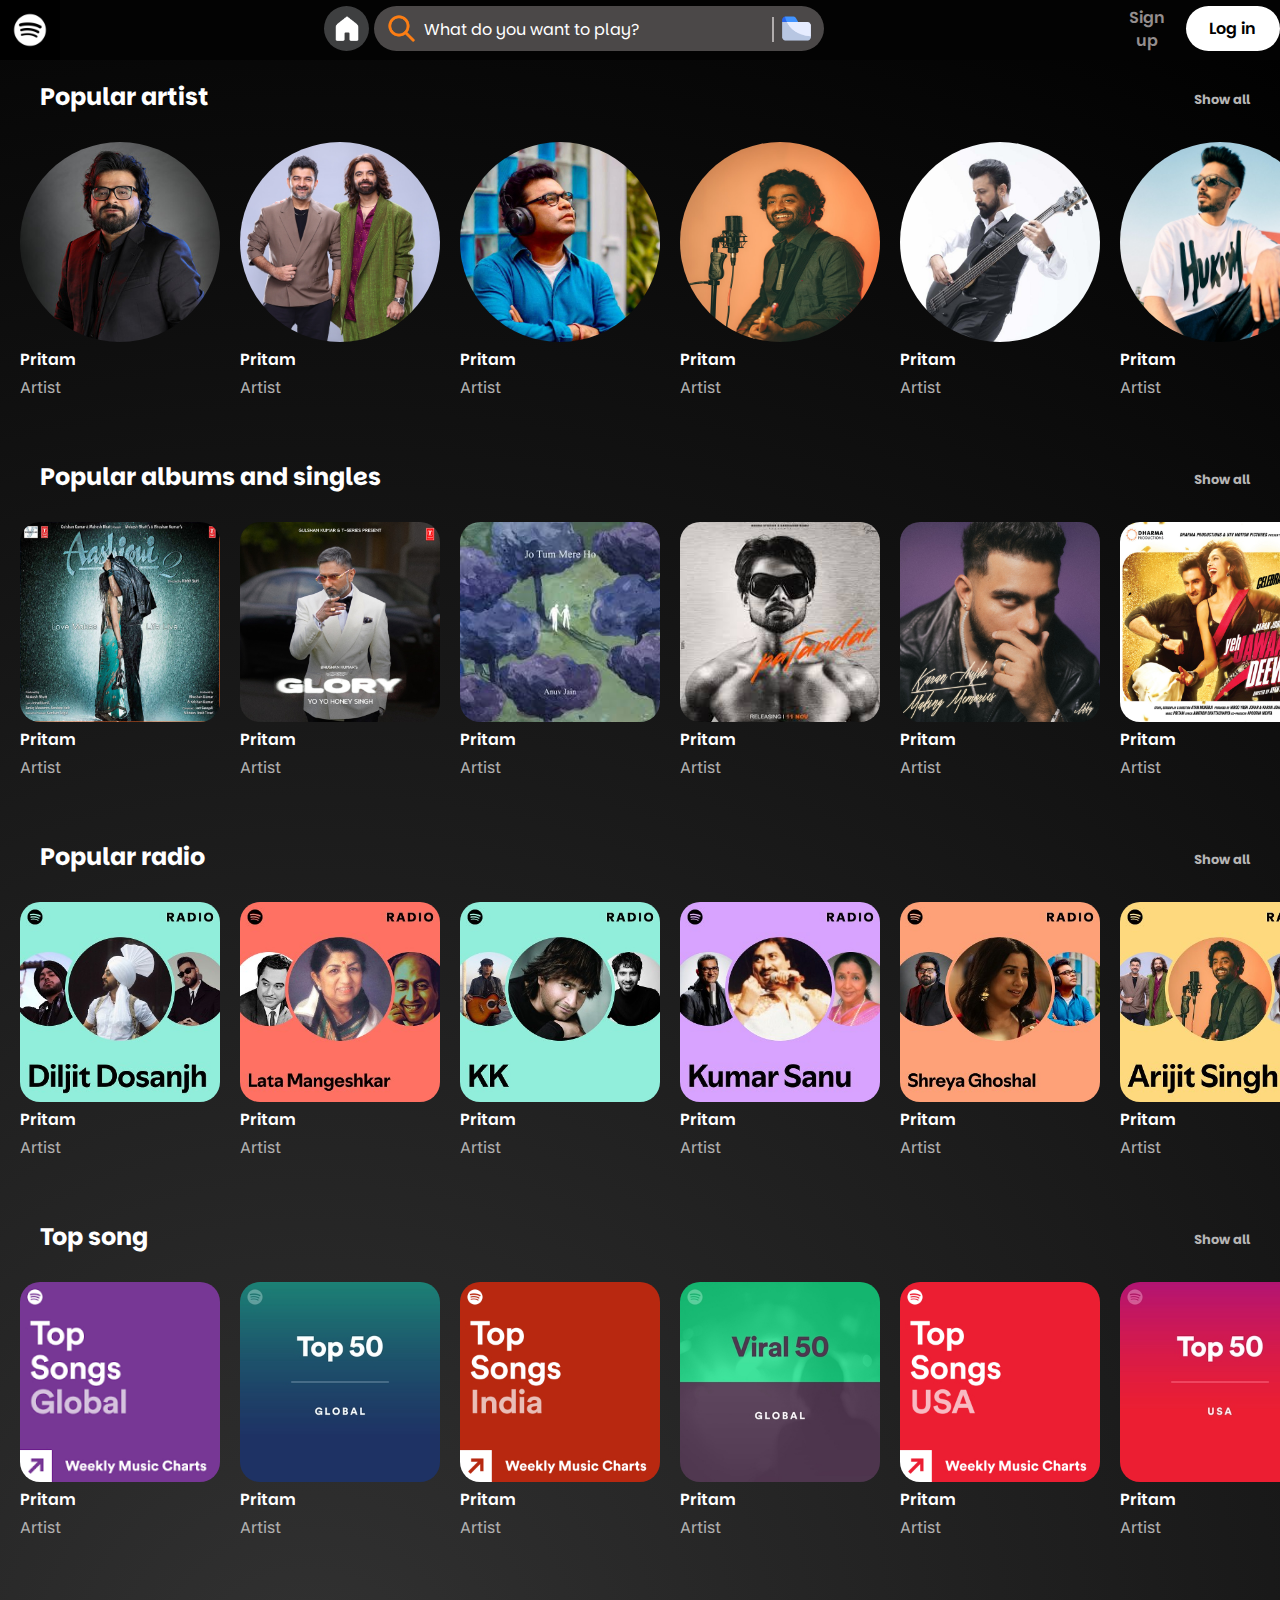
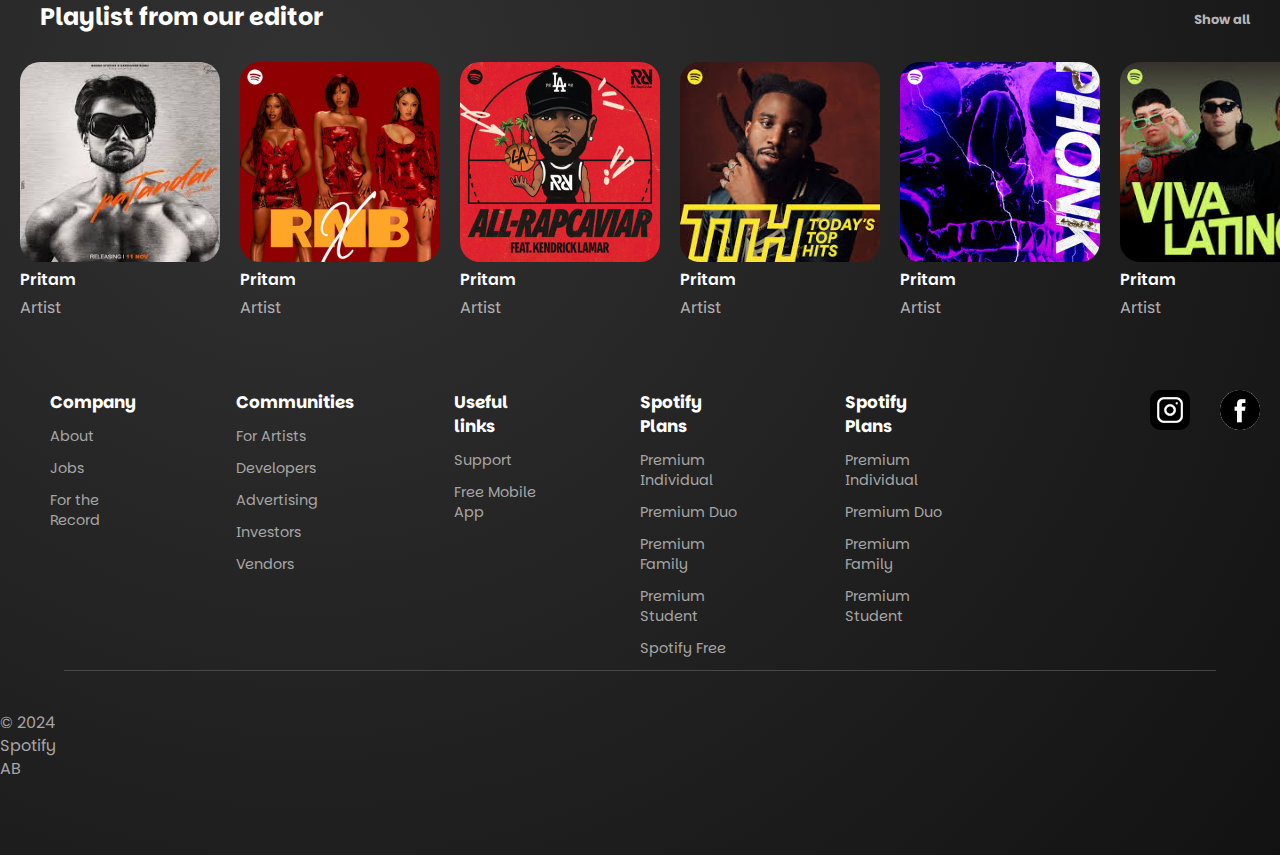
<file: spotify-clone/index.html>
<!DOCTYPE html>
<html lang="en">
<head>
    <meta charset="UTF-8">
    <meta name="viewport" content="width=device-width, initial-scale=1.0">
    <title>Spotify</title>
    <link rel="stylesheet" href="style.css">
</head>
<body>

    <!-- header -->
    <header>
        <!-- navigation bar -->
        <nav>
            <!-- spotify logo -->
            <div class="spotify-logo">
                <img src="/spotifyclone-images/logo.jpg" alt="logo" loading="lazy" width="60px">
            </div>
            <!-- search bar and home logo-->
            <div class="search-bar-home-icon">
                <!-- home icon logo -->
                <div class="home-logo">
                    <img src="/spotifyclone-images/home-icon.png" alt="home" loading="lazy" id="home">
                </div>
                <!-- seach bar -->
                <div class="search-bar">
                    <div class="bar-content">
                        <img src="/spotifyclone-images/search-icon.png" alt="search" loading="lazy" width="35px" id="search">
                        <div class="search-text">What do you want to play?</div>
                    </div>
                    <div class="verticalbar-folder">
                        <div id="vertical-bar"></div>  <!-- veritical pipe -->
                        <img src="/spotifyclone-images/folder.png" alt="" loading="lazy" width="35px" id="folder-logo">
                    </div>
                </div>
            </div>
    
            <!-- button container -->
            <div class="button-container">
                <button class="signup-btn">Sign up</button>
                <button class="signin-btn">Log in</button>
            </div>
    
        </nav>
    </header>

    <!-- main content and footer links -->
    <main class="all-content">

        <!-- main section -->
        <div class="section">
            <div class="main-container">
        
                <!-- first row container -->
                 <div class="links">
                     <a href="#" class="popular">Popular artist</a>
                     <a href="#" class="show">Show all</a>
                 </div>
        
                <div class="first-row">
                    <!-- card 1 -->
                    <div class="first-card">
                        <div class="card">
                            <div class="card-image">
                                <img src="/spotifyclone-images/pritam.jpg" alt="pritam-image" loading="lazy" id="pritam-image">
                                <img src="/spotifyclone-images/play-button (1).png" alt="play-button" width="60px" loading="lazy" id="play-button">
                            </div>
                            <div class="text">
                                <p id="artist-name">Pritam</p>
                                <span class="artist-text">Artist</span>
                            </div>
                        </div>
                    </div>
        
                    <!-- card2 -->
                    <div class="first-card">
                        <div class="card">
                            <div class="card-image">
                                <img src="/spotifyclone-images/sachin-jigar.jpg" alt="pritam-image" loading="lazy" id="pritam-image">
                                <img src="/spotifyclone-images/play-button (1).png" alt="play-button" width="60px" loading="lazy" id="play-button">
                            </div>
                            <div class="text">
                                <p id="artist-name">Pritam</p>
                                <span class="artist-text">Artist</span>
                            </div>
                        </div>
                    </div>
        
                    <!-- card3 -->
                    <div class="first-card">
                        <div class="card">
                            <div class="card-image">
                                <img src="/spotifyclone-images/A-R-reheman.jpg" alt="pritam-image" loading="lazy" id="pritam-image">
                                <img src="/spotifyclone-images/play-button (1).png" alt="play-button" width="60px" loading="lazy" id="play-button">
                            </div>
                            <div class="text">
                                <p id="artist-name">Pritam</p>
                                <span class="artist-text">Artist</span>
                            </div>
                        </div>
                    </div>
        
                    <!-- card4 -->
                    <div class="first-card">
                        <div class="card">
                            <div class="card-image">
                                <img src="/spotifyclone-images/arijiy-singh.jpg" alt="pritam-image" loading="lazy" id="pritam-image">
                                <img src="/spotifyclone-images/play-button (1).png" alt="play-button" width="60px" loading="lazy" id="play-button">
                            </div>
                            <div class="text">
                                <p id="artist-name">Pritam</p>
                                <span class="artist-text">Artist</span>
                            </div>
                        </div>
                    </div>
        
                    <!-- card5 -->
                    <div class="first-card">
                        <div class="card">
                            <div class="card-image">
                                <img src="/spotifyclone-images/atif-aslam.jpg" alt="pritam-image" loading="lazy" id="pritam-image">
                                <img src="/spotifyclone-images/play-button (1).png" alt="play-button" width="60px" loading="lazy" id="play-button">
                            </div>
                            <div class="text">
                                <p id="artist-name">Pritam</p>
                                <span class="artist-text">Artist</span>
                            </div>
                        </div>
                    </div>
        
                    <!-- card5 -->
                    <div class="first-card">
                        <div class="card">
                            <div class="card-image">
                                <img src="/spotifyclone-images/ravichndran.jpg" alt="pritam-image" loading="lazy" id="pritam-image">
                                <img src="/spotifyclone-images/play-button (1).png" alt="play-button" width="60px" loading="lazy" id="play-button">
                            </div>
                            <div class="text">
                                <p id="artist-name">Pritam</p>
                                <span class="artist-text">Artist</span>
                            </div>
                        </div>
                    </div>
                    
                </div>
        
        
            </div>
        
            <div class="main-container">
        
                <!-- first row container -->
                 <div class="links">
                     <a href="#" class="popular">Popular albums and singles</a>
                     <a href="#" class="show">Show all</a>
                 </div>
        
                <div class="first-row">
                    <!-- card 1 -->
                    <div class="first-card">
                        <div class="card">
                            <div class="card-image">
                                <img src="/spotifyclone-images/ashiqui2.jpg" alt="pritam-image" loading="lazy" id="image-image">
                                <img src="/spotifyclone-images/play-button (1).png" alt="play-button" width="60px" loading="lazy" id="play-button">
                            </div>
                            <div class="text">
                                <p id="artist-name">Pritam</p>
                                <span class="artist-text">Artist</span>
                            </div>
                        </div>
                    </div>
        
                    <!-- card2 -->
                    <div class="first-card">
                        <div class="card">
                            <div class="card-image">
                                <img src="/spotifyclone-images/glory.jpg" alt="pritam-image" loading="lazy" id="image-image">
                                <img src="/spotifyclone-images/play-button (1).png" alt="play-button" width="60px" loading="lazy" id="play-button">
                            </div>
                            <div class="text">
                                <p id="artist-name">Pritam</p>
                                <span class="artist-text">Artist</span>
                            </div>
                        </div>
                    </div>
        
                    <!-- card3 -->
                    <div class="first-card">
                        <div class="card">
                            <div class="card-image">
                                <img src="/spotifyclone-images/jo-tum-mere-ho.jpg" alt="pritam-image" loading="lazy" id="image-image">
                                <img src="/spotifyclone-images/play-button (1).png" alt="play-button" width="60px" loading="lazy" id="play-button">
                            </div>
                            <div class="text">
                                <p id="artist-name">Pritam</p>
                                <span class="artist-text">Artist</span>
                            </div>
                        </div>
                    </div>
        
                    <!-- card4 -->
                    <div class="first-card">
                        <div class="card">
                            <div class="card-image">
                                <img src="/spotifyclone-images/patandar.jpg" alt="pritam-image" loading="lazy" id="image-image">
                                <img src="/spotifyclone-images/play-button (1).png" alt="play-button" width="60px" loading="lazy" id="play-button">
                            </div>
                            <div class="text">
                                <p id="artist-name">Pritam</p>
                                <span class="artist-text">Artist</span>
                            </div>
                        </div>
                    </div>
        
                    <!-- card5 -->
                    <div class="first-card">
                        <div class="card">
                            <div class="card-image">
                                <img src="/spotifyclone-images/memories.jpg" alt="pritam-image" loading="lazy" id="image-image">
                                <img src="/spotifyclone-images/play-button (1).png" alt="play-button" width="60px" loading="lazy" id="play-button">
                            </div>
                            <div class="text">
                                <p id="artist-name">Pritam</p>
                                <span class="artist-text">Artist</span>
                            </div>
                        </div>
                    </div>
        
                    <!-- card5 -->
                    <div class="first-card">
                        <div class="card">
                            <div class="card-image">
                                <img src="/spotifyclone-images/deewani.jpg" alt="pritam-image" loading="lazy" id="image-image">
                                <img src="/spotifyclone-images/play-button (1).png" alt="play-button" width="60px" loading="lazy" id="play-button">
                            </div>
                            <div class="text">
                                <p id="artist-name">Pritam</p>
                                <span class="artist-text">Artist</span>
                            </div>
                        </div>
                    </div>
                    
                </div>
        
        
            </div>
        
            <div class="main-container">
        
                <!-- first row container -->
                 <div class="links">
                     <a href="#" class="popular">Popular radio</a>
                     <a href="#" class="show">Show all</a>
                 </div>
        
                <div class="first-row">
                    <!-- card 1 -->
                    <div class="first-card">
                        <div class="card">
                            <div class="card-image">
                                <img src="/spotifyclone-images/dilijit-dosangh.jpg" alt="pritam-image" loading="lazy" id="image-image">
                                <img src="/spotifyclone-images/play-button (1).png" alt="play-button" width="60px" loading="lazy" id="play-button">
                            </div>
                            <div class="text">
                                <p id="artist-name">Pritam</p>
                                <span class="artist-text">Artist</span>
                            </div>
                        </div>
                    </div>
        
                    <!-- card2 -->
                    <div class="first-card">
                        <div class="card">
                            <div class="card-image">
                                <img src="/spotifyclone-images/lata-mangeshkar.jpg" alt="pritam-image" loading="lazy" id="image-image">
                                <img src="/spotifyclone-images/play-button (1).png" alt="play-button" width="60px" loading="lazy" id="play-button">
                            </div>
                            <div class="text">
                                <p id="artist-name">Pritam</p>
                                <span class="artist-text">Artist</span>
                            </div>
                        </div>
                    </div>
        
                    <!-- card3 -->
                    <div class="first-card">
                        <div class="card">
                            <div class="card-image">
                                <img src="/spotifyclone-images/KK.jpg" alt="pritam-image" loading="lazy" id="image-image">
                                <img src="/spotifyclone-images/play-button (1).png" alt="play-button" width="60px" loading="lazy" id="play-button">
                            </div>
                            <div class="text">
                                <p id="artist-name">Pritam</p>
                                <span class="artist-text">Artist</span>
                            </div>
                        </div>
                    </div>
        
                    <!-- card4 -->
                    <div class="first-card">
                        <div class="card">
                            <div class="card-image">
                                <img src="/spotifyclone-images/kumar-sanu.jpg" alt="pritam-image" loading="lazy" id="image-image">
                                <img src="/spotifyclone-images/play-button (1).png" alt="play-button" width="60px" loading="lazy" id="play-button">
                            </div>
                            <div class="text">
                                <p id="artist-name">Pritam</p>
                                <span class="artist-text">Artist</span>
                            </div>
                        </div>
                    </div>
        
                    <!-- card5 -->
                    <div class="first-card">
                        <div class="card">
                            <div class="card-image">
                                <img src="/spotifyclone-images/ghosal.jpg" alt="pritam-image" loading="lazy" id="image-image">
                                <img src="/spotifyclone-images/play-button (1).png" alt="play-button" width="60px" loading="lazy" id="play-button">
                            </div>
                            <div class="text">
                                <p id="artist-name">Pritam</p>
                                <span class="artist-text">Artist</span>
                            </div>
                        </div>
                    </div>
        
                    <!-- card5 -->
                    <div class="first-card">
                        <div class="card">
                            <div class="card-image">
                                <img src="/spotifyclone-images/arijit-radio.jpg" alt="pritam-image" loading="lazy" id="image-image">
                                <img src="/spotifyclone-images/play-button (1).png" alt="play-button" width="60px" loading="lazy" id="play-button">
                            </div>
                            <div class="text">
                                <p id="artist-name">Pritam</p>
                                <span class="artist-text">Artist</span>
                            </div>
                        </div>
                    </div>
                    
                </div>
        
        
            </div>
            
            <div class="main-container">
        
                <!-- first row container -->
                 <div class="links">
                     <a href="#" class="popular">Top song</a>
                     <a href="#" class="show">Show all</a>
                 </div>
        
                <div class="first-row">
                    <!-- card 1 -->
                    <div class="first-card">
                        <div class="card">
                            <div class="card-image">
                                <img src="/spotifyclone-images/to[-song-global.png" alt="pritam-image" loading="lazy" id="image-image">
                                <img src="/spotifyclone-images/play-button (1).png" alt="play-button" width="60px" loading="lazy" id="play-button">
                            </div>
                            <div class="text">
                                <p id="artist-name">Pritam</p>
                                <span class="artist-text">Artist</span>
                            </div>
                        </div>
                    </div>
        
                    <!-- card2 -->
                    <div class="first-card">
                        <div class="card">
                            <div class="card-image">
                                <img src="/spotifyclone-images/top-50.jpg" alt="pritam-image" loading="lazy" id="image-image">
                                <img src="/spotifyclone-images/play-button (1).png" alt="play-button" width="60px" loading="lazy" id="play-button">
                            </div>
                            <div class="text">
                                <p id="artist-name">Pritam</p>
                                <span class="artist-text">Artist</span>
                            </div>
                        </div>
                    </div>
        
                    <!-- card3 -->
                    <div class="first-card">
                        <div class="card">
                            <div class="card-image">
                                <img src="/spotifyclone-images/top-india.jpg" alt="pritam-image" loading="lazy" id="image-image">
                                <img src="/spotifyclone-images/play-button (1).png" alt="play-button" width="60px" loading="lazy" id="play-button">
                            </div>
                            <div class="text">
                                <p id="artist-name">Pritam</p>
                                <span class="artist-text">Artist</span>
                            </div>
                        </div>
                    </div>
        
                    <!-- card4 -->
                    <div class="first-card">
                        <div class="card">
                            <div class="card-image">
                                <img src="/spotifyclone-images/viral-50-global.jpg" alt="pritam-image" loading="lazy" id="image-image">
                                <img src="/spotifyclone-images/play-button (1).png" alt="play-button" width="60px" loading="lazy" id="play-button">
                            </div>
                            <div class="text">
                                <p id="artist-name">Pritam</p>
                                <span class="artist-text">Artist</span>
                            </div>
                        </div>
                    </div>
        
                    <!-- card5 -->
                    <div class="first-card">
                        <div class="card">
                            <div class="card-image">
                                <img src="/spotifyclone-images/top-song-usa.jpg" alt="pritam-image" loading="lazy" id="image-image">
                                <img src="/spotifyclone-images/play-button (1).png" alt="play-button" width="60px" loading="lazy" id="play-button">
                            </div>
                            <div class="text">
                                <p id="artist-name">Pritam</p>
                                <span class="artist-text">Artist</span>
                            </div>
                        </div>
                    </div>
        
                    <!-- card5 -->
                    <div class="first-card">
                        <div class="card">
                            <div class="card-image">
                                <img src="/spotifyclone-images/top-50-usa.jpg" alt="pritam-image" loading="lazy" id="image-image">
                                <img src="/spotifyclone-images/play-button (1).png" alt="play-button" width="60px" loading="lazy" id="play-button">
                            </div>
                            <div class="text">
                                <p id="artist-name">Pritam</p>
                                <span class="artist-text">Artist</span>
                            </div>
                        </div>
                    </div>
                    
                </div>
        
        
            </div>
        
            <div class="main-container">
        
                <!-- first row container -->
                 <div class="links">
                     <a href="#" class="popular">Playlist from our editor</a>
                     <a href="#" class="show">Show all</a>
                 </div>
        
                <div class="first-row">
                    <!-- card 1 -->
                    <div class="first-card">
                        <div class="card">
                            <div class="card-image">
                                <img src="/spotifyclone-images/patandar.jpg" alt="pritam-image" loading="lazy" id="image-image">
                                <img src="/spotifyclone-images/play-button (1).png" alt="play-button" width="60px" loading="lazy" id="play-button">
                            </div>
                            <div class="text">
                                <p id="artist-name">Pritam</p>
                                <span class="artist-text">Artist</span>
                            </div>
                        </div>
                    </div>
        
                    <!-- card2 -->
                    <div class="first-card">
                        <div class="card">
                            <div class="card-image">
                                <img src="/spotifyclone-images/RNB.jpg" alt="pritam-image" loading="lazy" id="image-image">
                                <img src="/spotifyclone-images/play-button (1).png" alt="play-button" width="60px" loading="lazy" id="play-button">
                            </div>
                            <div class="text">
                                <p id="artist-name">Pritam</p>
                                <span class="artist-text">Artist</span>
                            </div>
                        </div>
                    </div>
        
                    <!-- card3 -->
                    <div class="first-card">
                        <div class="card">
                            <div class="card-image">
                                <img src="/spotifyclone-images/rapkaviar.jpg" alt="pritam-image" loading="lazy" id="image-image">
                                <img src="/spotifyclone-images/play-button (1).png" alt="play-button" width="60px" loading="lazy" id="play-button">
                            </div>
                            <div class="text">
                                <p id="artist-name">Pritam</p>
                                <span class="artist-text">Artist</span>
                            </div>
                        </div>
                    </div>
        
                    <!-- card4 -->
                    <div class="first-card">
                        <div class="card">
                            <div class="card-image">
                                <img src="/spotifyclone-images/TTH.jpg" alt="pritam-image" loading="lazy" id="image-image">
                                <img src="/spotifyclone-images/play-button (1).png" alt="play-button" width="60px" loading="lazy" id="play-button">
                            </div>
                            <div class="text">
                                <p id="artist-name">Pritam</p>
                                <span class="artist-text">Artist</span>
                            </div>
                        </div>
                    </div>
        
                    <!-- card5 -->
                    <div class="first-card">
                        <div class="card">
                            <div class="card-image">
                                <img src="/spotifyclone-images/phonk.jpg" alt="pritam-image" loading="lazy" id="image-image">
                                <img src="/spotifyclone-images/play-button (1).png" alt="play-button" width="60px" loading="lazy" id="play-button">
                            </div>
                            <div class="text">
                                <p id="artist-name">Pritam</p>
                                <span class="artist-text">Artist</span>
                            </div>
                        </div>
                    </div>
        
                    <!-- card6 -->
                    <div class="first-card">
                        <div class="card">
                            <div class="card-image">
                                <img src="/spotifyclone-images/viva-latino.jpg" alt="pritam-image" loading="lazy" id="image-image">
                                <img src="/spotifyclone-images/play-button (1).png" alt="play-button" width="60px" loading="lazy" id="play-button">
                            </div>
                            <div class="text">
                                <p id="artist-name">Pritam</p>
                                <span class="artist-text">Artist</span>
                            </div>
                        </div>
                    </div>
                    
                </div>
        
        
            </div>
        </div>
        
        <!-- footer links -->
        <footer>
            <div class="footer-container">

                <!-- col1 -->
                <div class="column-one">
                    <ul>
                        <h3 id="Company">Company</h3>
                        <li><a href="#">About</a></li>
                        <li><a href="#">Jobs</a></li>
                        <li><a href="#">For the Record</a></li>
                    </ul>
                </div>
                <!-- col2 -->
                <div class="column-one">
                    <ul>
                        <h3 id="Company">Communities</h3>
                        <li><a href="#">For Artists</a></li>
                        <li><a href="#">Developers</a></li>
                        <li><a href="#">Advertising</a></li>
                        <li><a href="#">Investors</a></li>
                        <li><a href="#">Vendors</a></li>
                    </ul>
                </div>
                <!-- col3 -->
                <div class="column-one">
                    <ul>
                        <h3 id="Company">Useful links</h3>
                        <li><a href="#">Support</a></li>
                        <li><a href="#">Free Mobile App</a></li>
                    </ul>
                </div>
                <!-- col4 -->
                <div class="column-one">
                    <ul>
                        <h3 id="Company">Spotify Plans</h3>
                        <li><a href="#">Premium Individual</a></li>
                        <li><a href="#">Premium Duo</a></li>
                        <li><a href="#">Premium Family</a></li>
                        <li><a href="#">Premium Student</a></li>
                        <li><a href="#">Spotify Free</a></li>
                    </ul>
                </div>

                <div class="column-one">
                    <ul>
                        <h3 id="Company">Spotify Plans</h3>
                        <li><a href="#">Premium Individual</a></li>
                        <li><a href="#">Premium Duo</a></li>
                        <li><a href="#">Premium Family</a></li>
                        <li><a href="#">Premium Student</a></li>
                        
                    </ul>
                </div>
                
                <div class="social-handle">
                    <div class="insta"><img src="/spotifyclone-images/instagram.png" alt="" width="40px"></div>
                    <div class="facebook"><img src="/spotifyclone-images/facebook.png" alt="" width="40px"></div>
                    <div class="X"><img src="/spotifyclone-images/twitter.png" alt="" width="40px"></div>
                </div>
            </div>
        </footer>

        <!-- footer line bar and copyright text -->
        <div class="fotter-line-bar"> 
            <div class="footer-line"></div>
            <div class="fotter-text">© 2024 Spotify AB</div>
        </div>

    </main>

    
</body>
</html>
</file>
<file: spotify-clone/style.css>
@import url('https://fonts.googleapis.com/css2?family=Afacad+Flux:wght@100..1000&family=Host+Grotesk:ital,wght@0,300..800;1,300..800&family=Parkinsans:wght@300..800&family=Poppins:ital,wght@0,100;0,200;0,300;0,400;0,500;0,600;0,700;0,800;0,900;1,100;1,200;1,300;1,400;1,500;1,600;1,700;1,800;1,900&family=Varela+Round&display=swap');

*{
    padding: 0;
    margin: 0;
    box-sizing: border-box;
    font-family: "Parkinsans", sans-serif;
}

nav{
    background-color: rgb(3, 3, 3);
    height: 60px;
    display: flex;
    flex-direction: row;
    justify-content: space-between;
    position: fixed;
    z-index: 1;
    width: 100%;
}
.all-content{
    background: radial-gradient(circle at 24.1% 68.8%, rgb(50, 50, 50) 0%, rgb(0, 0, 0) 99.4%);
}
.search-bar-home-icon{
    display: flex;
    gap: 5px;
}
.search-bar{
    width: 450px;
    margin-top: 6px;
    display: flex;
    align-items: center;
    justify-content: space-between;
    background-color: rgb(75, 72, 72);
    color:white;
    height: 45px;
    border-radius: 30px;
}

#home{
    width: 30px;
}

.home-logo{
    margin-top: 6px;
    height: 45px;
    width: 45px;
    border-radius: 50%;
    background-color: rgb(62, 63, 64);
    display: flex;
    justify-content: center;
    align-items: center;
}

.home-logo:hover{
    transform: scale(1.03);
}

#folder-logo{
    margin-right: 10px;
}

#search{
    margin-left: 10px;
}

.bar-content{
    display: flex;
    gap: 5px;
}
.search-text{
    margin-top: 6.5px;
}
.verticalbar-folder{
    display: flex;
}
#vertical-bar{
    width: 2px;
    height: 25px;
    margin-right: 5px;
    margin-top: 6px;
    background-color: rgb(176, 172, 172);
}

.button-container{
    height: 100%;
    width: 15%;
    display: flex;
    gap: 10px;
    display: flex;
    justify-content: space-between;
}

.signup-btn{
    height: 45px;
    margin-top: 6px;
    margin-left: 30px;
    background:transparent;
    border: none;
    font-weight: 600;
    font-size: 1rem;
    color: rgb(148, 142, 142);
    cursor: pointer;
}
.signup-btn:hover{
    transform: scale(1.1);
    color: white;
}
.signin-btn{
    height: 45px;
    width: 100px;
    margin-top: 6px;
    background:transparent;
    border: none;
    font-weight: 600;
    font-size: 1rem;
    color: rgb(0, 0, 0);
    background-color: white;
    border-radius: 28px;
    padding: 10px;
    cursor: pointer;
}

.signin-btn:hover{
    transform: scale(1.05);
    color: rgb(42, 41, 41);
}

.main-container{
    height: 100%;
    width: 100%;
    color: white;
}
.first-row{
    display: flex;
    overflow-x: hidden;
    cursor: pointer;
}


.first-card{
    width: 280px;
    height: 300px;
    margin-top: 20px;
    margin-left: 20px;
    display: flex;
    align-items: center;
    justify-content: center;
    border-radius: 10px;
    
}


.first-card:hover{
    background-color: rgba(114, 114, 114, 0.14);
    transition: all .2s linear;
    
}

.card{
    color: white;
}

.card-image{
    position: relative;
}

#play-button{
    position: absolute;
    opacity: 0;
    left: 160px;
    bottom: -3px;
    right: 15px;
    transform: translateX(-50%);
    transition: bottom 0.3s ease, opacity 0.3s ease;
}


.first-card:hover #play-button{
    opacity: 1;
    bottom: 10px;
}

.first-card:hover #pritam-image{
    box-shadow: 2px 2px 5px rgba(52, 52, 52, 0.49);
}

#pritam-image{
    border-radius: 50%;
    width: 200px;
    height: 200px;
}
#image-image{
    border-radius: 20px;
    width: 200px;
    height: 200px;
}



#artist-name{
    font-weight: 600;
    
}
.artist-text{
    color: rgb(177, 176, 176);
}

.text{
    display: flex;
    flex-direction: column;
    gap: 5px;
}

.links{
    margin-left: 40px;
    font-weight: 700;
    font-size: 1.5rem;
    display: flex;
    justify-content: space-between;
    height: 60px;
}

.popular{
    text-decoration: none;
    color: white;
    margin-top: 40px;
}
.show{
    text-decoration: none;
    color: rgb(182, 181, 181);
    margin-top: 50px;
    font-size: 13px;
    margin-right: 30px;
    
}

.popular:hover,
.show:hover{
    text-decoration: underline;
}

.footer-container{
    height: 280px;
    width: 100%;
    display: flex;
    gap: 100px;
    font-size: 0.9rem;
    margin-top: 50px;
    margin-left: 50px;
}

#Company{
    color: white;
}
.column-one ul li a{
    color: rgb(166, 165, 165);
    text-decoration: none;
}

ul li a:hover{
    text-decoration: underline;
    color: white;
} 

.column-one ul li{
    list-style-type: none;
}
.column-one ul{
    margin-bottom: 50px;
    display: flex;
    flex-direction: column;
    gap: 12px;
}

.social-handle{
    display: flex;
    gap: 30px;
    /* background-color: white; */
    margin-left: 100px;
    cursor: pointer;
}

.insta{
    background-color: white;
    border-radius: 20px;
    height: 40px;
}
.facebook{
    background-color: white;
    border-radius: 20px;
    height: 40px;
}
.X{
    background-color: white;
    border-radius: 50%;
    height: 40px;
}

.all-content{
    overflow-x: hidden;
}

.section{
    margin-top: 40px;
}

.footer-line{
    height: 1px;
    width: 90%;
    background-color: rgba(98, 96, 96, 0.625);
    margin-bottom: 5rem;
    margin: auto;
}

.fotter-line-bar{
    color: white;
    display: flex;
    flex-direction: column;
    justify-content: center;
    align-items: center;
}

.fotter-text{
    margin-left: 75px;
    margin-bottom: 75px;
    color: rgb(166, 165, 165);
    margin-top: 40px;
    margin-right: 1300px;
}
</file>
